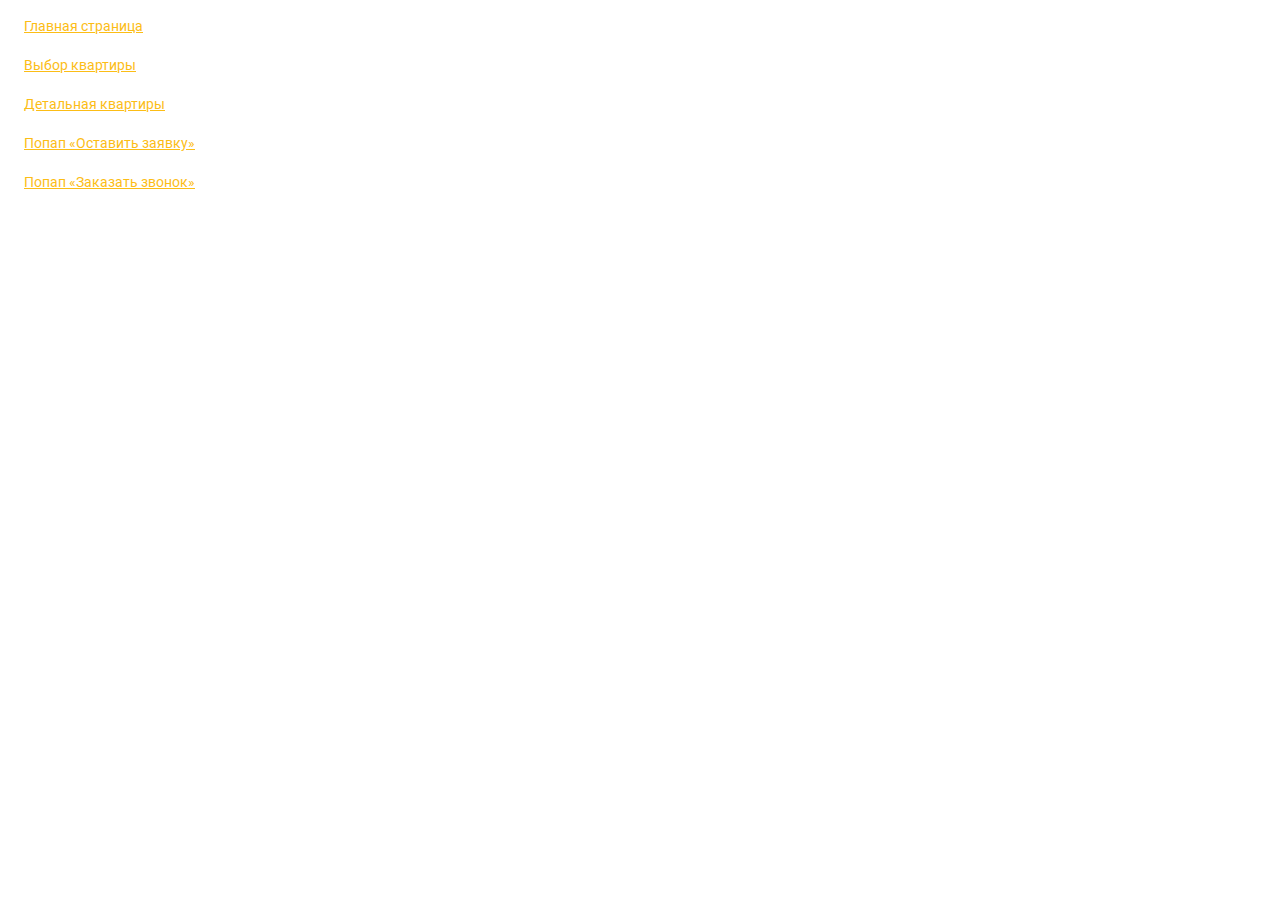
<file: index.html>
<!DOCTYPE html>
<html lang="ru">
    <head>
        <meta charset="utf-8">
        <title>Жилой комплекс «Рассвет»</title>

        <link rel="stylesheet" href="css/fonts.css">
        <link rel="stylesheet" href="css/styles.css">
        <link rel="stylesheet" href="js/swiper/swiper-bundle.min.css">
        <link rel="stylesheet" href="js/fancybox/fancybox.css">

        <link rel="apple-touch-icon-precomposed" sizes="57x57" href="apple-touch-icon-57x57.png">
        <link rel="apple-touch-icon-precomposed" sizes="114x114" href="apple-touch-icon-114x114.png">
        <link rel="apple-touch-icon-precomposed" sizes="72x72" href="apple-touch-icon-72x72.png">
        <link rel="apple-touch-icon-precomposed" sizes="144x144" href="apple-touch-icon-144x144.png">
        <link rel="apple-touch-icon-precomposed" sizes="60x60" href="apple-touch-icon-60x60.png">
        <link rel="apple-touch-icon-precomposed" sizes="120x120" href="apple-touch-icon-120x120.png">
        <link rel="apple-touch-icon-precomposed" sizes="76x76" href="apple-touch-icon-76x76.png">
        <link rel="apple-touch-icon-precomposed" sizes="152x152" href="apple-touch-icon-152x152.png">
        <link rel="icon" type="image/png" href="favicon-196x196.png" sizes="196x196">
        <link rel="icon" type="image/png" href="favicon-96x96.png" sizes="96x96">
        <link rel="icon" type="image/png" href="favicon-32x32.png" sizes="32x32">
        <link rel="icon" type="image/png" href="favicon-16x16.png" sizes="16x16">
        <link rel="icon" type="image/png" href="favicon-128.png" sizes="128x128">
        <meta name="application-name" content="Жилой комплекс «Рассвет»">
        <meta name="msapplication-TileColor" content="#FCBD16">
        <meta name="msapplication-TileImage" content="mstile-144x144.png">
        <meta name="msapplication-square70x70logo" content="mstile-70x70.png">
        <meta name="msapplication-square150x150logo" content="mstile-150x150.png">
        <meta name="msapplication-wide310x150logo" content="mstile-310x150.png">
        <meta name="msapplication-square310x310logo" content="mstile-310x310.png">

        <meta name="viewport" content="width=device-width">
    </head>

    <body>

        <!-- wrapper -->
        <div class="wrapper">

            <!-- wrapper inner -->
            <div class="wrapper-inner">

                <div class="container">
                    <p><a href="main.html">Главная страница</a></p>
                    <p><a href="select.html">Выбор квартиры</a></p>
                    <p><a href="detail.html">Детальная квартиры</a></p>
                    <p><a href="windows/order.html" class="window-link">Попап «Оставить заявку»</a></p>
                    <p><a href="windows/callback.html" class="window-link">Попап «Заказать звонок»</a></p>
                </div>

            </div>
            <!-- wrapper inner END -->

        </div>
        <!-- wrapper END -->

        <script>
            var pathTemplate = './';
        </script>

        <script src="js/svg4everybody.min.js"></script>
        <script>svg4everybody();</script>

        <script src="js/jquery-3.4.1.min.js"></script>
        <script src="js/jquery.mask.min.js"></script>
        <script src="js/validation/jquery.validate.min.js"></script>
        <script src="js/validation/messages_ru.js"></script>
        <script src="js/swiper/swiper-bundle.min.js"></script>
        <script src="js/fancybox/fancybox.umd.js"></script>
        <script src="js/jquery.cookie.js"></script>
        <script src="js/tools.js"></script>

    </body>
</html>
</file>
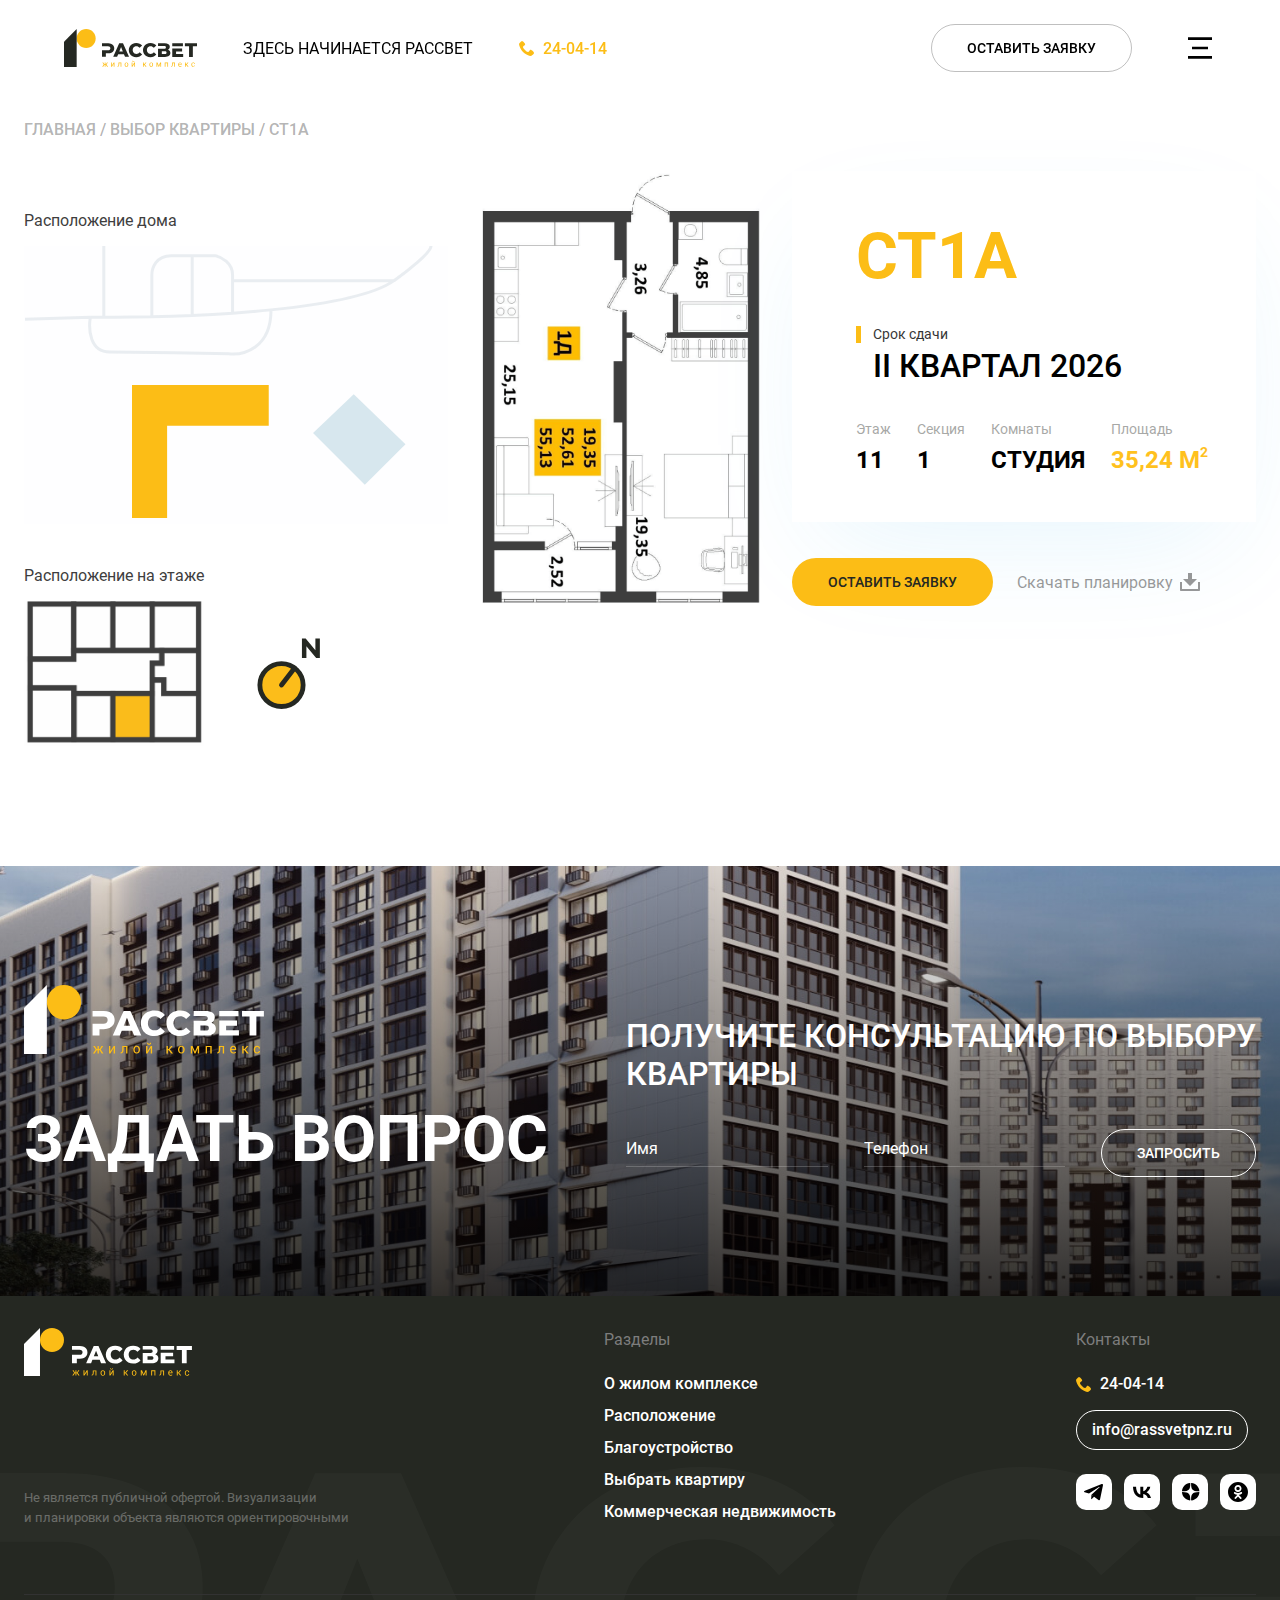
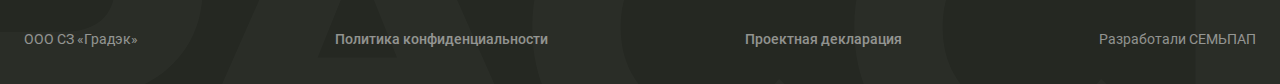
<file: detail.html>
<!DOCTYPE html>
<html lang="ru">
    <head>
        <meta charset="utf-8">
        <title>Жилой комплекс «Рассвет»</title>

        <link rel="stylesheet" href="css/fonts.css">
        <link rel="stylesheet" href="css/styles.css">
        <link rel="stylesheet" href="js/swiper/swiper-bundle.min.css">
        <link rel="stylesheet" href="js/fancybox/fancybox.css">

        <link rel="apple-touch-icon-precomposed" sizes="57x57" href="apple-touch-icon-57x57.png">
        <link rel="apple-touch-icon-precomposed" sizes="114x114" href="apple-touch-icon-114x114.png">
        <link rel="apple-touch-icon-precomposed" sizes="72x72" href="apple-touch-icon-72x72.png">
        <link rel="apple-touch-icon-precomposed" sizes="144x144" href="apple-touch-icon-144x144.png">
        <link rel="apple-touch-icon-precomposed" sizes="60x60" href="apple-touch-icon-60x60.png">
        <link rel="apple-touch-icon-precomposed" sizes="120x120" href="apple-touch-icon-120x120.png">
        <link rel="apple-touch-icon-precomposed" sizes="76x76" href="apple-touch-icon-76x76.png">
        <link rel="apple-touch-icon-precomposed" sizes="152x152" href="apple-touch-icon-152x152.png">
        <link rel="icon" type="image/png" href="favicon-196x196.png" sizes="196x196">
        <link rel="icon" type="image/png" href="favicon-96x96.png" sizes="96x96">
        <link rel="icon" type="image/png" href="favicon-32x32.png" sizes="32x32">
        <link rel="icon" type="image/png" href="favicon-16x16.png" sizes="16x16">
        <link rel="icon" type="image/png" href="favicon-128.png" sizes="128x128">
        <meta name="application-name" content="Жилой комплекс «Рассвет»">
        <meta name="msapplication-TileColor" content="#FCBD16">
        <meta name="msapplication-TileImage" content="mstile-144x144.png">
        <meta name="msapplication-square70x70logo" content="mstile-70x70.png">
        <meta name="msapplication-square150x150logo" content="mstile-150x150.png">
        <meta name="msapplication-wide310x150logo" content="mstile-310x150.png">
        <meta name="msapplication-square310x310logo" content="mstile-310x310.png">

        <meta name="viewport" content="width=device-width">
    </head>

    <body>

        <!-- wrapper -->
        <div class="wrapper">

            <!-- wrapper inner -->
            <div class="wrapper-inner">

                <header class="header-detail">
                    <div class="header-logo"><a href="main.html"><img src="images/logo.svg" alt=""><img src="images/logo-black.svg" alt=""></a></div>
                    <div class="header-title">Здесь начинается рассвет</div>
                    <div class="header-phone"><a href="tel:+78412240414"><svg><use xlink:href="images/sprite.svg#icon-phone"></use></svg>24-04-14</a></div>
                    <div class="header-order"><a href="windows/order.html" class="window-link">Оставить заявку</a></div>
                    <a href="#" class="header-menu-link"><svg><use xlink:href="images/sprite.svg#header-menu-link"></use></svg></a>
                </header>

                <div class="menu">
                    <div class="menu-header">
                        <div class="menu-header-logo"><a href="main.html"><img src="images/logo-black.svg" alt=""></a></div>
                        <div class="menu-header-title">Здесь начинается рассвет</div>
                        <div class="menu-header-phone"><a href="tel:+78412240414"><svg><use xlink:href="images/sprite.svg#icon-phone"></use></svg>24-04-14</a></div>
                        <div class="menu-header-order"><a href="windows/order.html" class="window-link">Оставить заявку</a></div>
                        <a href="#" class="header-menu-close">Закрыть<svg><use xlink:href="images/sprite.svg#header-menu-close"></use></svg></a>
                    </div>
                    <div class="menu-container">
                        <div class="menu-content">
                            <div class="container">
                                <div class="menu-list">
                                    <div class="menu-item">
                                        <a href="main.html#about">
                                            <div class="menu-item-number">Глава 1</div>
                                            <div class="menu-item-title">О жилом комплексе</div>
                                        </a>
                                    </div>
                                    <div class="menu-item">
                                        <a href="main.html#location">
                                            <div class="menu-item-number">Глава 2</div>
                                            <div class="menu-item-title">Расположение</div>
                                        </a>
                                    </div>
                                    <div class="menu-item">
                                        <a href="main.html#landscaping">
                                            <div class="menu-item-number">Глава 3</div>
                                            <div class="menu-item-title">Благоустройство</div>
                                        </a>
                                    </div>
                                    <div class="menu-item">
                                        <a href="select.html">
                                            <div class="menu-item-number">Глава 4</div>
                                            <div class="menu-item-title">Выбрать квартиру</div>
                                        </a>
                                    </div>
                                    <div class="menu-item">
                                        <a href="main.html#commercial">
                                            <div class="menu-item-number">Глава 5</div>
                                            <div class="menu-item-title">Коммерческая недвижимость</div>
                                        </a>
                                    </div>
                                </div>
                                <div class="menu-contacts">
                                    <div class="menu-contacts-title">Контакты</div>
                                    <div class="menu-contacts-phone"><a href="tel:+78412240414"><svg><use xlink:href="images/sprite.svg#icon-phone"></use></svg>24-04-14</a></div>
                                    <div class="menu-contacts-email"><a href="mailto:info@rassvetpnz.ru">info@rassvetpnz.ru</a></div>
                                    <div class="menu-contacts-social">
                                        <a href="https://t.me/rassvetpnz" target="_blank"><svg><use xlink:href="images/sprite.svg#telegram"></use></svg></a>
                                        <a href="https://vk.com/rassvetpenza" target="_blank"><svg><use xlink:href="images/sprite.svg#vk"></use></svg></a>
                                        <a href="https://dzen.ru/rassvetpnz" target="_blank"><svg><use xlink:href="images/sprite.svg#dzen"></use></svg></a>
                                        <a href="https://ok.ru/group/70000004512547" target="_blank"><svg><use xlink:href="images/sprite.svg#ok"></use></svg></a>
                                    </div>
                                </div>
                            </div>
                        </div>
                    </div>
                </div>

                <!-- detail -->
                <div class="detail">
                    <div class="container">
                        <div class="breadcrumbs"><a href="main.html">Главная</a> / <a href="select.html">Выбор квартиры</a> / ст1а</div>

                        <!-- detail content -->
                        <div class="detail-content">
                            <div class="detail-scheme"><a href="files/detail-scheme.png" data-fancybox><img src="files/detail-scheme.png" alt=""></a></div>

                            <div class="detail-info">
                                <div class="detail-info-content">
                                    <div class="detail-info-title">Ст1А</div>
                                    <div class="detail-info-deadline">
                                        <div class="detail-info-deadline-title">Срок сдачи</div>
                                        <div class="detail-info-deadline-value">II квартал 2026</div>
                                    </div>
                                    <div class="detail-info-params">
                                        <div class="detail-info-param">
                                            <div class="detail-info-param-title">Этаж</div>
                                            <div class="detail-info-param-value">11</div>
                                        </div>
                                        <div class="detail-info-param">
                                            <div class="detail-info-param-title">Секция</div>
                                            <div class="detail-info-param-value">1</div>
                                        </div>
                                        <div class="detail-info-param">
                                            <div class="detail-info-param-title">Комнаты</div>
                                            <div class="detail-info-param-value">Студия</div>
                                        </div>
                                        <div class="detail-info-param size">
                                            <div class="detail-info-param-title">Площадь</div>
                                            <div class="detail-info-param-value">35,24 м<sup>2</sup></div>
                                        </div>
                                    </div>
                                </div>
                                <div class="detail-info-ctrl">
                                    <div class="detail-info-btn"><a href="windows/order.html" data-hiddenname="flat" data-hiddenvalue="Ст1А" class="btn window-link">Оставить заявку</a></div>
                                    <div class="detail-info-download"><a href="#" download>Скачать планировку<svg><use xlink:href="images/sprite.svg#icon-download-2"></use></svg></a></div>
                                </div>
                            </div>

                            <div class="detail-location">
                                <div class="detail-location-title-mobile">Расположение</div>
                                <div class="detail-location-title">Расположение дома</div>
                                <div class="detail-location-build">
                                    <svg viewBox="0 0 424 278" fill="none" xmlns="http://www.w3.org/2000/svg">
                                        <path opacity="0.3" d="M1 73.153L66.3438 71.2279M66.3438 71.2279H79.7969M66.3438 71.2279C64.4219 82.7784 65.575 105.879 85.5625 105.879C105.55 105.879 173.328 107.163 204.719 107.804C218.812 109.324 247 102.666 247 63.8811M79.7969 71.2279C93.4853 71.3394 109.876 71.2379 127.844 70.8325M79.7969 71.2279V0M370 34.6514C349.568 49.2698 300.912 58.3956 247 63.8811M370 34.6514H208.562M370 34.6514C382.333 25.9343 407 6.8 407 0M247 63.8811C234.377 65.1655 221.467 66.2503 208.562 67.1593M127.844 70.8325V28.8762C127.844 22.4593 131.688 9.6254 147.062 9.6254H168.203M127.844 70.8325C140.634 70.5439 154.222 70.1014 168.203 69.4721M168.203 9.6254H191.266C197.031 10.9088 208.562 16.5557 208.562 28.8762C208.562 30.6888 208.562 32.6317 208.562 34.6514M168.203 9.6254V69.4721M208.562 67.1593C208.562 60.654 208.562 46.36 208.562 34.6514M208.562 67.1593C194.988 68.1156 181.42 68.8773 168.203 69.4721" stroke="#B9C8D0" stroke-width="3" />
                                        <g class="detail-location-build-item active">
                                            <path d="M244.739 139L244.739 179.652L143.109 179.652L143.109 272.043L108 272.043L108 139L244.739 139Z" />
                                        </g>
                                        <g class="detail-location-build-item">
                                            <path d="M289.087 187.044L329.739 148.239L381.478 198.131L340.826 238.783L289.087 187.044Z" />
                                        </g>
                                    </svg>
                                </div>
                                <div class="detail-location-title">Расположение на этаже</div>
                                <div class="detail-location-floor">
                                    <div class="detail-location-floor-scheme"><img src="files/detail-floor.png" alt=""></div>
                                    <div class="detail-location-floor-compass"><img src="files/detail-compass.svg" alt=""></div>
                                </div>
                            </div>
                        </div>
                        <!-- detail content END -->

                    </div>
                </div>
                <!-- detail END -->

                <div class="main-commercial main-commercial-detail">
                    <div class="container">
                        <div class="main-commercial-inner">
                            <div class="main-commercial-content">
                                <div class="main-commercial-logo"><img src="images/logo.svg" alt=""></div>
                                <div class="main-commercial-title">Задать вопрос</div>
                            </div>
                            <div class="main-commercial-form">
                                <div class="main-commercial-form-title">Получите консультацию по&nbsp;выбору квартиры</div>
                                <form action="ajax/success.html" method="post" class="ajax-form">
                                    <div class="main-commercial-form-input"><input type="text" name="name" value="" placeholder="Имя"></div>
                                    <div class="main-commercial-form-input"><input type="text" name="phone" value="" placeholder="Телефон" class="required phoneRU"></div>
                                    <div class="main-commercial-form-submit"><input type="submit" value="Запросить"></div>
                                </form>
                            </div>
                        </div>
                    </div>
                </div>

            </div>
            <!-- wrapper inner END -->

            <footer>
                <div class="container">
                    <div class="footer-top">
                        <div class="footer-top-left">
                            <div class="footer-logo"><img src="images/logo.svg" alt=""></div>
                            <div class="footer-disclaimer">Не&nbsp;является публичной офертой. Визуализации и&nbsp;планировки объекта являются ориентировочными</div>
                        </div>
                        <div class="footer-menu">
                            <div class="footer-menu-title">Разделы</div>
                            <div class="footer-menu-list">
                                <div class="footer-menu-item"><a href="#">О жилом комплексе</a></div>
                                <div class="footer-menu-item"><a href="#">Расположение</a></div>
                                <div class="footer-menu-item"><a href="#">Благоустройство</a></div>
                                <div class="footer-menu-item"><a href="#">Выбрать квартиру</a></div>
                                <div class="footer-menu-item"><a href="#">Коммерческая недвижимость</a></div>
                            </div>
                        </div>
                        <div class="footer-contacts">
                            <div class="footer-contacts-title">Контакты</div>
                            <div class="footer-contacts-phone"><a href="tel:+78412240414"><svg><use xlink:href="images/sprite.svg#icon-phone"></use></svg>24-04-14</a></div>
                            <div class="footer-contacts-email"><a href="mailto:info@rassvetpnz.ru">info@rassvetpnz.ru</a></div>
                            <div class="footer-contacts-social">
                                <a href="https://t.me/rassvetpnz" target="_blank"><svg><use xlink:href="images/sprite.svg#telegram"></use></svg></a>
                                <a href="https://vk.com/rassvetpenza" target="_blank"><svg><use xlink:href="images/sprite.svg#vk"></use></svg></a>
                                <a href="https://dzen.ru/rassvetpnz" target="_blank"><svg><use xlink:href="images/sprite.svg#dzen"></use></svg></a>
                                <a href="https://ok.ru/group/70000004512547" target="_blank"><svg><use xlink:href="images/sprite.svg#ok"></use></svg></a>
                            </div>
                        </div>
                    </div>
                    <div class="footer-bottom">
                        <div class="footer-copyrights">ООО СЗ&nbsp;&laquo;Градэк&raquo;</div>
                        <div class="footer-policy"><a href="#">Политика конфиденциальности</a></div>
                        <div class="footer-project"><a href="https://наш.дом.рф/сервисы/каталог-новостроек/объект/55627" target="_blank">Проектная декларация</a></div>
                        <div class="footer-developer"><a href="https://7pap.ru" target="_blank">Разработали СЕМЬПАП</a></div>
                    </div>
                </div>
            </footer>

        </div>
        <!-- wrapper END -->

        <script>
            var pathTemplate = './';
        </script>

        <script src="js/svg4everybody.min.js"></script>
        <script>svg4everybody();</script>

        <script src="js/jquery-3.4.1.min.js"></script>
        <script src="js/jquery.mask.min.js"></script>
        <script src="js/validation/jquery.validate.min.js"></script>
        <script src="js/validation/messages_ru.js"></script>
        <script src="js/swiper/swiper-bundle.min.js"></script>
        <script src="js/fancybox/fancybox.umd.js"></script>
        <script src="js/jquery.cookie.js"></script>
        <script src="js/tools.js"></script>

    </body>
</html>
</file>
<file: css/fonts.css>
@font-face {font-family:"Roboto"; src:url("fonts/Roboto-Regular.woff") format("woff"); font-weight:normal; font-style:normal; font-display:swap}
@font-face {font-family:"Roboto"; src:url("fonts/Roboto-Medium.woff") format("woff"); font-weight:500; font-style:normal; font-display:swap}
@font-face {font-family:"Roboto"; src:url("fonts/Roboto-Bold.woff") format("woff"); font-weight:bold; font-style:normal; font-display:swap}
</file>
<file: css/styles.css>
*,
*::before,
*::after {outline:none; box-sizing:border-box}

html {min-width:390px; height:100%}

body {min-width:390px; height:100%; margin:0; padding:0; font:14px/25px Roboto, sans-serif; color:#252822; background:#FFFFFF; -webkit-text-size-adjust:100%; -webkit-font-smoothing:antialiased; -moz-osx-font-smoothing:grayscale; overflow-anchor:none}

a {color:#FCBD16; text-decoration:underline}
a:hover {text-decoration:none}

img {border:none; max-width:100%; height:auto}

::-ms-clear {display:none}

.btn {display:inline-block; vertical-align:top; margin:0; padding:16px 36px; overflow:visible; outline:none; position:relative; background:#FCBD16; border:none; border-radius:24px; color:#252822; text-decoration:none; font:500 14px/16px Roboto, sans-serif; text-transform:uppercase; -webkit-appearance:none; cursor:pointer; box-sizing:border-box; transition:background 0.2s, color 0.2s; text-align:center}
.btn:hover {color:#FFFFFF; background:#252822}

form.loading {position:relative}
form.loading::after {content:""; position:absolute; left:0; top:0; right:0; bottom:0; background:rgba(255, 255, 255, 0.5) url(../images/loading.svg) no-repeat center}

.form-input {width:100%}
.form-input input {position:relative; border:none; border-bottom:1px solid rgba(0, 0, 0, 0.2); font:16px/19px Roboto, sans-serif; letter-spacing:0; color:#000000; vertical-align:top; margin:0; padding:0 0 8px 0; width:100%; height:28px; box-sizing:border-box; outline:none; border-radius:0; background:transparent; -webkit-appearance:none; transition:border-color 0.2s}
.form-input input::-webkit-input-placeholder {opacity:1; color:#000000}
.form-input input::-moz-placeholder {opacity:1; color:#000000}
.form-input input:-ms-input-placeholder {opacity:1; color:#000000}
label.error {display:none !important}
.form-input input:focus,
.form-input input:hover {border-color:#000000}
.form-input input.error {border-color:#FF0000}
.form-input input:-webkit-autofill,
.form-input input:-webkit-autofill:active,
.form-input input:-webkit-autofill:focus,
.form-input input:-webkit-autofill:hover {-webkit-text-fill-color:#000000; caret-color:#000000; -webkit-transition:background-color 999999s ease-in-out 0s; transition:background-color 999999s ease-in-out 0s}

.form-submit {margin:36px 0 0 0}

.container {width:100%; max-width:1488px; margin:0 auto; padding:0 24px}

.wrapper {display:flex; flex-direction:column; width:100%; min-width:390px; min-height:100%; position:relative; overflow:hidden}
.wrapper-inner {height:100%; flex:1; display:flex; position:relative; flex-direction:column}

header {position:fixed; left:64px; right:64px; top:24px; display:flex; align-items:center; z-index:20; transition:transform 0.2s}
header.header-up {transform:translateY(-200%)}
.header-logo {min-width:133px; max-width:133px}
.header-logo img {display:block; width:133px}
.header-logo img:nth-child(2) {display:none}
.header-title {margin:0 0 0 46px; font-size:16px; line-height:19px; color:#FFFFFF; text-transform:uppercase}
.header-phone {margin:0 0 0 46px; display:flex; font-weight:500; font-size:16px; line-height:19px; color:#FCBD16}
.header-phone a {display:flex; align-items:center; text-decoration:none}
.header-phone a svg {display:block; width:16px; height:16px; margin:0 8px 0 0; fill:#FCBD16}
.header-order {display:flex; flex-grow:1; justify-content:flex-end; margin:0 52px}
.header-order a {display:block; padding:15px 35px; border:1px solid rgba(255, 255, 255, 0.25); border-radius:24px; color:#FFFFFF; font-weight:500; font-size:14px; line-height:16px; text-transform:uppercase; text-decoration:none; transition:background 0.2s, color 0.2s, border-color 0.2s}
.header-order a:hover {color:#252822; background:#FFFFFF; border-color:#FFFFFF}
.header-menu-link {min-width:32px; max-width:32px; height:32px}
.header-menu-link svg {display:block; width:32px; height:32px; fill:#FFFFFF; transition:fill 0.2s}
.header-menu-link:hover svg {fill:#FCBD16}

@media (max-width:1199px) {
    header {left:24px; top:38px; right:24px}
    .header-title {margin:0; position:absolute; left:0; top:121px; width:170px}
    .header-phone {margin:0 0 0 43px; flex-grow:1}
    .header-order {display:none}
    header.header-up .header-title {display:none}
}

header.fixed .header-logo img:nth-child(1) {display:none}
header.fixed .header-logo img:nth-child(2) {display:block}
header.fixed .header-title {color:#000000}
header.fixed .header-order a {border:1px solid rgba(0, 0, 0, 0.25); color:#000000}
header.fixed .header-order a:hover {color:#FFFFFF; background:#000000; border-color:#000000}
header.fixed .header-menu-link svg {fill:#000000}
header.fixed .header-menu-link:hover svg {fill:#FCBD16}

@media (max-width:1199px) {
    header.fixed .header-title {display:none}
}

.header-detail .header-logo img:nth-child(1) {display:none}
.header-detail .header-logo img:nth-child(2) {display:block}
.header-detail .header-title {color:#000000}
.header-detail .header-order a {border:1px solid rgba(0, 0, 0, 0.25); color:#000000}
.header-detail .header-order a:hover {color:#FFFFFF; background:#000000; border-color:#000000}
.header-detail .header-menu-link svg {fill:#000000}
.header-detail .header-menu-link:hover svg {fill:#FCBD16}

@media (max-width:1199px) {
    .header-detail .header-title {display:none}
}

.menu-open,
.menu-open body {overflow:hidden; position:fixed; left:0; top:0; right:0; bottom:0}

.menu {display:none; position:fixed; left:0; top:0; right:0; bottom:0; background:#FFFFFF; z-index:99; overflow:auto; flex-direction:column}
.menu-open .menu {display:flex}
.menu-header {padding:24px 64px; display:flex; align-items:center}
.menu-header-logo {min-width:133px; max-width:133px}
.menu-header-logo img {display:block; width:133px}
.menu-header-title {margin:0 0 0 46px; font-size:16px; line-height:19px; color:#252822; text-transform:uppercase}
.menu-header-phone {margin:0 0 0 46px; display:flex; font-weight:500; font-size:16px; line-height:19px; color:#FCBD16}
.menu-header-phone a {display:flex; align-items:center; text-decoration:none}
.menu-header-phone a svg {display:block; width:16px; height:16px; margin:0 8px 0 0; fill:#FCBD16}
.menu-header-order {display:flex; flex-grow:1; justify-content:flex-end; margin:0 48px}
.menu-header-order a {display:block; padding:15px 35px; border:1px solid rgba(37, 40, 34, 0.25); border-radius:24px; color:#252822; font-weight:500; font-size:14px; line-height:16px; text-transform:uppercase; text-decoration:none; transition:background 0.2s, color 0.2s, border-color 0.2s}
.menu-header-order a:hover {color:#FFFFFF; background:#252822; border-color:#252822}
.header-menu-close {height:32px; display:flex; align-items:center; font-weight:500; font-size:14px; line-height:16px; text-transform:uppercase; color:#252822; text-decoration:none; transition:color 0.2s}
.header-menu-close:hover {color:#FCBD16}
.header-menu-close svg {display:block; width:32px; height:32px; fill:#252822; margin:0 0 0 12px; transition:fill 0.2s}
.header-menu-close:hover svg {fill:#FCBD16}

@media (max-width:1199px) {
    .menu-open .menu {display:block}
    .menu-header {padding:38px 24px 92px 24px; position:relative}
    .menu-header-logo {flex-grow:1; min-width:0; max-width:none}
    .menu-header-title {display:none}
    .menu-header-phone {position:absolute; left:24px; top:101px; margin:0}
    .menu-header-order {display:none}
}

.menu-container {width:100%; padding:0 0 96px 0; flex-grow:1; display:flex; align-items:center}
.menu-content {width:100%}
.menu-item {display:flex; margin:48px 0 0 0}
.menu-item:first-child {margin:0}
.menu-item a {display:flex; align-items:center; text-decoration:none; color:#252822; transition:color 0.2s}
.menu-item a:hover {color:#FCBD16}
.menu-item-number {font-size:16px; line-height:19px; opacity:0.8; margin:0 41px 0 0}
.menu-item-title {font-weight:500; font-size:64px; line-height:64px}
.menu-contacts {display:none}

@media (max-width:1199px) {
    .menu-container {width:auto; padding:0; display:block}
    .menu-content {width:auto}
    .menu-item {display:block}
    .menu-item a {display:block}
    .menu-item-number {margin:0}
    .menu-item-title {margin:8px 0 0 0; font-size:32px; line-height:32px}
    .menu-contacts {display:block; padding:64px 0 48px 0}
    .menu-contacts-title {font-size:16px; line-height:24px; color:#7D7D7D}
    .menu-contacts-phone {margin:24px 0 0 0; display:flex; font-weight:500; font-size:24px; line-height:24px; color:#000000}
    .menu-contacts-phone a {display:flex; align-items:center; text-decoration:none; color:#000000}
    .menu-contacts-phone a svg {display:block; width:24px; height:24px; margin:0 8px 0 0; fill:#FCBD16}
    .menu-contacts-email {margin:24px 0 0 0; display:flex}
    .menu-contacts-email a {display:block; padding:17px 31px; border:1px solid #000000; border-radius:30px; color:#000000; font-weight:500; font-size:24px; line-height:24px; text-decoration:none}
    .menu-contacts-social {margin:24px 0 0 0; display:flex}
    .menu-contacts-social a {display:block; width:48px; height:48px; margin:0 0 0 16px; background:#000000; border-radius:10px}
    .menu-contacts-social a:first-child {margin:0}
    .menu-contacts-social a svg {display:block; width:48px; height:48px; fill:#FFFFFF}
}

.welcome {height:843px; position:relative; background:#000000 url(../images/welcome.jpg) no-repeat center; background-size:cover; box-shadow:0px 0px 99px 18px rgba(0, 0, 0, 0.15)}
.welcome-content {padding:235px 0 0 72px}
.welcome-title {max-width:700px; font-weight:500; font-size:48px; line-height:56px; color:#FFFFFF; text-transform:uppercase}
.welcome-inner {display:flex; align-items:center; margin:94px 0 0 0}
.welcome-btn {white-space:nowrap}
.welcome-order {display:none}
.welcome-info {margin:0 0 0 86px; white-space:nowrap; padding:0 0 0 17px; position:relative}
.welcome-info::before {content:""; position:absolute; left:0; top:0; width:5px; height:17px; background:#FCBD16}
.welcome-info-title {font-size:14px; line-height:16px; color:#FFFFFF; opacity:0.8}
.welcome-info-text {margin:5px 0 0 0; font-weight:500; font-size:32px; line-height:38px; color:#FFFFFF; text-transform:uppercase}

@media (max-width:1199px) {
    .welcome-content {padding:221px 0 0 0}
    .welcome-title {font-size:32px; line-height:38px; max-width:none}
    .welcome-inner {display:block; margin:36px 0 0 0}
    .welcome-order {display:block; margin:12px 0 64px 0}
    .welcome-order a {display:inline-block; vertical-align:top; padding:15px 35px; border:1px solid rgba(255, 255, 255, 0.25); border-radius:24px; color:#FFFFFF; font-weight:500; font-size:14px; line-height:16px; text-transform:uppercase; text-decoration:none; transition:background 0.2s, color 0.2s, border-color 0.2s}
    .welcome-info {margin:32px 0 0 0}
}

.main-start {position:relative; margin:-194px 0 0 0; background:url(../images/main-start.svg) no-repeat left 539px}

@media (max-width:1199px) {
    .main-start {margin:0; background:none}
}

.presentation {background:#FFFFFF; box-shadow:0px 43px 120px -32px rgba(42, 171, 238, 0.12); display:flex}
.presentation-container {display:flex; width:100%; justify-content:center; padding:64px 0 56px 20px}
.presentation-content {display:flex; flex-direction:column; min-width:530px; max-width:530px; height:100%}
.presentation-header {display:flex; align-items:flex-end}
.presentation-logo {min-width:133px; max-width:133px}
.presentation-logo img {display:block; width:133px}
.presentation-slogan {margin:0 0 2px 36px; font-size:16px; line-height:19px; text-transform:uppercase}
.presentation-text {height:100%; display:flex; flex-direction:column; justify-content:center}
.presentation-title {font-weight:bold; font-size:48px; line-height:56px; text-transform:uppercase}
.presentation-descr {margin:32px 0 0 0}
.presentation-link {display:flex}
.presentation-link a {display:flex; align-items:center; text-decoration:none; color:#252822; font-weight:500; font-size:14px; line-height:16px; text-transform:uppercase; transition:color 0.2s}
.presentation-link a:hover {color:#FCBD16}
.presentation-link a span {opacity:0.5; font-weight:normal; margin:0 0 0 8px}
.presentation-link a em {position:relative; width:32px; height:32px; margin:0 0 0 8px; display:block}
.presentation-link a svg {width:32px; height:32px; fill:#FCBD16}
.presentation-link a svg+svg {position:absolute; left:0; top:0}
.presentation-link a:hover svg {animation:bounce 0.5s}
.presentation-link a:hover svg+svg {animation:none}
@keyframes bounce {
    0%, 20%, 60%, 100% {transform:translateY(0)}
    40% {transform:translateY(-10px)}
    80% {transform:translateY(-5px)}
}
.presentation-photo {min-width:651px; max-width:651px}
.presentation-photo-slider {display:flex; position:relative; overflow:hidden}
.presentation-photo-slider-item {min-width:100%; max-width:100%}
.presentation-photo-slider-item-inner {height:655px; background:no-repeat center; background-size:cover}
.presentation-photo-slider-ctrl {position:absolute; right:32px; bottom:32px; display:flex; align-items:center}
.presentation-photo-slider-ctrl .swiper-button-prev,
.presentation-photo-slider-ctrl .swiper-button-next {position:relative; left:auto; top:auto; right:auto; bottom:auto; width:24px; height:24px; margin:0}
.presentation-photo-slider-ctrl .swiper-button-prev::after,
.presentation-photo-slider-ctrl .swiper-button-next::after {display:none}
.presentation-photo-slider-ctrl .swiper-button-prev svg,
.presentation-photo-slider-ctrl .swiper-button-next svg {display:block; width:24px; height:24px; fill:#FCBD16}
.presentation-photo-slider-ctrl .swiper-pagination.swiper-pagination-horizontal {display:flex; position:relative; margin:0 12px; width:auto; left:auto; top:auto; right:auto; bottom:auto; align-items:center}
.presentation-photo-slider-ctrl .swiper-pagination.swiper-pagination-horizontal .swiper-pagination-bullet {display:block; width:32px; height:4px; background:#F8E2A1; opacity:0.5; margin:0 0 0 8px; transition:width 0.2s, opacity 0.2s, background 0.2s; border-radius:0}
.presentation-photo-slider-ctrl .swiper-pagination.swiper-pagination-horizontal .swiper-pagination-bullet:first-child {margin:0}
.presentation-photo-slider-ctrl .swiper-pagination.swiper-pagination-horizontal .swiper-pagination-bullet-active {opacity:1; width:117px; background:#FCBD16}

@media (max-width:1199px) {
    .presentation {background:none; box-shadow:none; display:block}
    .presentation-container {display:block; padding:64px 0}
    .presentation-content {display:block; min-width:0; max-width:none; height:auto}
    .presentation-header {justify-content:space-between; align-items:center}
    .presentation-slogan {margin:0; width:167px}
    .presentation-text {height:auto; margin:64px 0 0 0}
    .presentation-title {font-size:36px; line-height:42px}
    .presentation-descr {margin:24px 0 0 0}
    .presentation-link {margin:48px 0 0 0}
    .presentation-photo {min-width:0; max-width:none; margin:0 -24px}
    .presentation-photo-slider-item-inner {height:393px}
    .presentation-photo-slider-ctrl {right:24px; bottom:24px; left:24px; justify-content:center}
    .presentation-photo-slider-ctrl .swiper-button-prev,
    .presentation-photo-slider-ctrl .swiper-button-next {display:none}
    .presentation-photo-slider-ctrl .swiper-pagination.swiper-pagination-horizontal {margin:0}
    .presentation-photo-slider-ctrl .swiper-pagination.swiper-pagination-horizontal .swiper-pagination-bullet {width:10px; height:10px; background:#FFFFFF; margin:0 0 0 10px; transition:opacity 0.2s, background 0.2s; border-radius:50%}
    .presentation-photo-slider-ctrl .swiper-pagination.swiper-pagination-horizontal .swiper-pagination-bullet:first-child {margin:0}
    .presentation-photo-slider-ctrl .swiper-pagination.swiper-pagination-horizontal .swiper-pagination-bullet-active {width:10px; background:#FCBD16}
}

.location-wrapper {margin:80px 0 0 0; position:relative}
.location-map {position:relative; overflow:hidden; height:775px; box-shadow:0px 43px 120px -32px rgba(42, 171, 238, 0.12); -webkit-user-select:none; -moz-user-select:none; -ms-user-select:none; user-select:none}
.location-map-img {position:relative}
.location-map-img img {display:block; width:100%; pointer-events:none}
.location-zoom {position:absolute; right:38px; top:38px; display:flex}
.location-zoom a {margin:0 0 0 24px; width:52px; height:52px; display:flex; align-items:center; justify-content:center; background:#F8E2A1; border-radius:50%}
.location-zoom a:first-child {margin:0}
.location-zoom a svg {width:32px; height:32px; fill:#FCBD16; transition:fill 0.2s}
.location-zoom a:hover svg {fill:#252822}

@media (max-width:1487px) {
    .location-wrapper {width:1152px; margin:80px auto 0 auto}
    .location-map {width:1152px; height:620px}
}

@media (max-width:1199px) {
    .location-wrapper {margin:48px -24px 0 -24px; width:auto}
    .location-map {margin:0 auto; width:390px; height:450px}
    .location-map-img {width:836px}
    .location-zoom {right:auto; top:auto; bottom:36px; left:50%; left:50%; transform:translateX(-50%)}
}

.prefs {margin:124px 0 0 0}
.prefs-item {display:flex; align-items:center; margin:42px 0 0 0}
.prefs-item-photo {display:flex; justify-content:flex-end; min-width:50%; max-width:50%; padding:0 85px 0 0}
.prefs-item:nth-child(odd) .prefs-item-photo {order:1; justify-content:flex-start; padding:0 0 0 85px}
.prefs-item-photo img {display:block; max-width:none}
.prefs-item-content {min-width:50%; max-width:50%; padding:0 0 0 85px}
.prefs-item:nth-child(odd) .prefs-item-content {order:0; padding:0 85px 0 0}
.prefs-item-icon img {display:block; width:48px}
.prefs-item-title {margin:14px 0 0 0; font-weight:bold; font-size:48px; line-height:56px; text-transform:uppercase}
.prefs-item-text {margin:14px 0 0 0; opacity:0.8}

@media (max-width:1199px) {
    .prefs {margin:24px 0 0 0}
    .prefs-item {margin:48px 0 0 0; display:block}
    .prefs-item:first-child {margin:0}
    .prefs-item-photo {justify-content:center; min-width:0; max-width:none; padding:0; margin:0 -24px}
    .prefs-item:nth-child(odd) .prefs-item-photo {justify-content:center; padding:0}
    .prefs-item-photo img {height:330px}
    .prefs-item-content {min-width:0; max-width:none; padding:48px 0 0 0}
    .prefs-item:nth-child(odd) .prefs-item-content {padding:48px 0 0 0}
    .prefs-item-title {font-size:36px; line-height:42px}
}

.landscaping {margin:64px 0 0 0; position:relative; padding:0 0 58px 0}
.landscaping::before {content:""; position:absolute; left:0; bottom:0; right:0; height:216px; background:url(../images/main-start.svg) no-repeat left top}

@media (max-width:1199px) {
    .landscaping {padding:0}
    .landscaping::before {display:none}
}

.landscaping-header {display:flex; align-items:center; position:relative; height:527px; background:url(../images/landscaping-header.jpg) no-repeat center; background-size:cover}
.landscaping-header::before {content:""; position:absolute; left:0; top:0; bottom:0; right:0; background:linear-gradient(180deg, rgba(0, 0, 0, 0.00) 0%, rgba(0, 0, 0, 0.77) 100%)}
.landscaping-header-inner {position:relative; width:100%}
.landscaping-header-top {display:flex; align-items:center}
.landscaping-header-logo {min-width:241px; max-width:241px}
.landscaping-header-logo img {display:block; width:100%}
.landscaping-header-slogan {margin:0 0 0 36px; max-width:300px; font-weight:500; font-size:29px; line-height:34px; color:#FFFFFF; opacity:0.6; text-transform:uppercase}
.landscaping-header-title {margin:36px 0 0 0; font-weight:bold; font-size:70px; line-height:82px; color:#FFFFFF; text-transform:uppercase}

@media (max-width:1199px) {
    .landscaping-header {display:block; height:auto; background:none}
    .landscaping-header::before {display:none}
    .landscaping-header-top {display:none}
    .landscaping-header-title {margin:0; font-size:32px; line-height:38px; color:#252822}
}

.landscaping-list {margin:42px -6px 0 -6px; position:relative; padding:73% 0 0 0}
.landscaping-item {position:absolute}
@media (min-width:1200px) {
    .landscaping-item:nth-child(1) {left:0; top:0; width:21.55%; height:41.32%}
    .landscaping-item:nth-child(2) {left:21.55%; top:0; width:45.66%; height:41.32%}
    .landscaping-item:nth-child(3) {left:67.21%; top:0; width:32.79%; height:71.22%}
    .landscaping-item:nth-child(4) {left:0; top:41.32%; width:67.21%; height:29.9%}
    .landscaping-item:nth-child(5) {left:0; top:71.22%; width:100%; height:28.78%}
}
.landscaping-item-inner {position:absolute; left:6px; top:6px; right:6px; bottom:6px}
.landscaping-item-bg {position:absolute; left:0; top:0; right:0; bottom:0; background:no-repeat center; background-size:cover}
.landscaping-item-bg::before {content:""; position:absolute; left:0; top:0; right:0; bottom:0; background:linear-gradient(180deg, rgba(0, 0, 0, 0.00) 0%, rgba(0, 0, 0, 0.62) 100%); transition:opacity 0.2s}
@media (min-width:1200px) {
    .landscaping-item-inner:hover .landscaping-item-bg::before {opacity:0}
}
.landscaping-item-bg::after {content:""; position:absolute; left:0; top:0; right:0; bottom:0; background:rgba(0, 0, 0, 0.66); opacity:0; transition:opacity 0.2s}
.landscaping-item-inner:hover .landscaping-item-bg::after {opacity:1}
.landscaping-item-content {position:absolute; left:48px; top:48px; right:48px; bottom:48px; display:flex; flex-direction:column; justify-content:flex-end}
.landscaping-item-title {font-weight:500; font-size:30px; line-height:35px; text-transform:uppercase; color:#FFFFFF}
.landscaping-item-text {color:#FFFFFF; opacity:0.8; color:#FFFFFF; max-height:0; position:relative; overflow:hidden; transition:margin 0.2s, max-height 0.2s}
.landscaping-item-inner:hover .landscaping-item-text {margin:24px 0 0 0; max-height:100%}

@media (max-width:1199px) {
    .landscaping-list {margin:36px -24px 0 -24px; padding:0; overflow:auto; display:flex}
    .landscaping-list::-webkit-scrollbar-thumb {background:transparent; border-radius:0}
    .landscaping-list::-webkit-scrollbar {width:0; height:0; background:transparent}
    .landscaping-item {position:relative; min-width:333px; max-width:333px; padding:0 12px 0 0}
    .landscaping-item-inner {position:relative; left:auto; top:auto; right:auto; bottom:auto; height:500px}
    .landscaping-item-bg::before { background:linear-gradient(180deg, rgba(0, 0, 0, 0.00) -71.08%, rgba(0, 0, 0, 0.76) 112.5%); opacity:1}
    .landscaping-item-bg::after {display:none}
    .landscaping-item-content {left:24px; right:24px}
    .landscaping-item-text {margin:24px 0 0 0; max-height:100%}
}

.main-select-header {background:#FCBD16; position:relative; padding:68px 0}
.main-select-header::before {content:""; position:absolute; left:0; top:0; right:0; bottom:0; background:url(../images/main-select-header.svg) no-repeat left center; mix-blend-mode:soft-light}
.main-select-header .container {position:relative}
.main-select-header-inner {display:flex; align-items:center; justify-content:space-between}
.main-select-header-logo {min-width:241px; max-width:241px}
.main-select-header-logo img {display:block; width:100%}
.main-select-header-title-descr {line-height:16px}
.main-select-header-title-text {margin:8px 0 0 0; font-weight:500; font-size:32px; line-height:38px; text-transform:uppercase}
.main-select-header-count {font-weight:500; font-size:32px; line-height:38px; text-transform:uppercase}

@media (max-width:1199px) {
    .main-select {margin:48px 0 0 0}
    .main-select-header {background:none; padding:0}
    .main-select-header::before {display:none}
    .main-select-header-inner {display:block}
    .main-select-header-logo {display:none}
    .main-select-header-title-descr {display:none}
    .main-select-header-title-text {margin:0}
    .main-select-header-count {margin:8px 0 0 0; font-weight:normal; font-size:14px; line-height:16px; opacity:0.4}
}

.main-select-menu {background:#FFFFFF; box-shadow:0px 25px 76px -28px rgba(42, 171, 238, 0.29)}
.main-select-menu-inner {display:flex}
.main-select-menu-item {display:flex; flex-grow:1; align-items:center; position:relative; justify-content:center}
.main-select-menu-item::before {content:""; position:absolute; left:0; top:41px; width:1px; height:23px; background:#F0F4F4}
.main-select-menu-item:first-child::before {display:none}
.main-select-menu-item a {display:flex; height:104px; align-items:center; flex-direction:column; justify-content:center; text-decoration:none; color:#252822; transition:color 0.2s}
.main-select-menu-item a:hover {color:#FCBD16}
.main-select-menu-item a::before {content:""; position:absolute; left:50%; bottom:0; width:66px; height:3px; margin:0 0 0 -33px; background:#252822; transform:scale(0, 1); transition:transform 0.2s}
.main-select-menu-item.active a::before {transform:scale(1, 1)}
.main-select-menu-item-title {color:#000000; line-height:16px; text-transform:uppercase; opacity:0.4}
.main-select-menu-item-size {margin:6px 0 0 0; font-weight:500; font-size:20px; line-height:23px}
.main-select-menu-item-size sup {vertical-align:top; font-size:0.6em; line-height:1em}

@media (max-width:1199px) {
    .main-select-menu {margin:60px -24px 0 -24px; width:auto; box-shadow:none; background:linear-gradient(270deg, rgba(240, 244, 244, 0.00) 0.04%, #F0F4F4 50.01%, rgba(240, 244, 244, 0.00) 99.98%); overflow:hidden; position:relative}
    .main-select-menu.swiper {margin-left:-24px; margin-right:-24px}
    .main-select-menu-item {flex-grow:0; padding:0; min-width:176px; max-width:176px}
    .main-select-menu-item::before {top:35px}
    .main-select-menu-item a {height:93px}
    .main-select-menu-item a::before {background:#FCBD16}
}

.main-select-tabs {margin:42px 0 0 0; position:relative}
.main-select-tab {position:absolute; left:-9999px; top:-9999px; width:100%; opacity:0; transition:opacity 0.2s}
.main-select-tab.active {position:relative; left:auto; top:auto; opacity:1}
.main-select-list {display:flex; width:100%; overflow:hidden}
.main-select-list-item {min-width:100%; max-width:100%}
.main-select-list-item-scheme {display:flex; margin:0 auto; max-width:950px; height:635px; align-items:center; justify-content:center}
.main-select-list-item-scheme a {display:flex; width:100%; height:100%; align-items:center; justify-content:center}
.main-select-list-item-scheme img {display:block; width:100%; max-width:100%; max-height:100%}
.main-select-list-item-bottom {margin:30px 0 0 0; display:flex; justify-content:center}
.main-select-list-item-bottom-inner {position:relative}
.main-select-list-item-compass {position:absolute; right:100%; margin-right:50px; width:147px; top:50%; transform:translateY(-50%)}
.main-select-list-item-compass img {display:block; width:100%}
.main-select-list-item-floor {min-width:248px; max-width:248px; height:189px; align-items:center; justify-content:center}
.main-select-list-item-floor img {display:block; max-width:100%; max-height:100%}
.main-select-list-item-btn {margin:42px 0 0 0; text-align:center}
.main-select-list-ctrl .swiper-button-prev,
.main-select-list-ctrl .swiper-button-next {position:absolute; left:auto; top:299px; right:auto; bottom:auto; width:32px; height:32px; margin:0}
.main-select-list-ctrl .swiper-button-prev {left:0}
.main-select-list-ctrl .swiper-button-next {right:0}
.main-select-list-ctrl .swiper-button-prev::after,
.main-select-list-ctrl .swiper-button-next::after {display:none}
.main-select-list-ctrl .swiper-button-prev svg,
.main-select-list-ctrl .swiper-button-next svg {display:block; width:32px; height:32px; fill:#FCBD16; transition:fill 0.2s}
.main-select-list-ctrl .swiper-button-prev:hover svg,
.main-select-list-ctrl .swiper-button-next:hover svg {fill:#252822}
.main-select-list-ctrl .swiper-pagination.swiper-pagination-horizontal {display:none}

@media (max-width:1199px) {
    .main-select-tabs {margin:24px -24px 0 -24px; padding:42px 24px 0 24px; box-shadow:inset 0px 25px 76px -28px rgba(42, 171, 238, 0.29)}
    .main-select-list-item-scheme {max-width:342px; height:227px}
    .main-select-list-item-bottom {margin:24px 0 0 0}
    .main-select-list-item-bottom-inner {display:flex; justify-content:center; align-items:center}
    .main-select-list-item-floor {min-width:173px; max-width:173px; height:131px}
    .main-select-list-item-compass {position:relative; right:auto; margin-right:35px; width:103px; top:auto; transform:none}
    .main-select-list-item-btn {margin:84px 0 0 0}
    .main-select-list-ctrl {position:absolute; left:0; bottom:84px; right:0; justify-content:center; display:flex}
    .main-select-list-ctrl .swiper-button-prev,
    .main-select-list-ctrl .swiper-button-next {position:relative; left:auto; top:auto; right:auto; bottom:auto; width:24px; height:24px; margin:0}
    .main-select-list-ctrl .swiper-button-prev svg,
    .main-select-list-ctrl .swiper-button-next svg {width:24px; height:24px}
    .main-select-list-ctrl .swiper-pagination.swiper-pagination-horizontal {position:relative; display:flex; margin:0 4px; width:auto; left:auto; top:auto; right:auto; bottom:auto; align-items:center}
    .main-select-list-ctrl .swiper-pagination.swiper-pagination-horizontal .swiper-pagination-bullet {display:block; width:10px; height:10px; background:#FCBD16; opacity:0.2; margin:0 0 0 10px; transition:opacity 0.2s; border-radius:50%}
    .main-select-list-ctrl .swiper-pagination.swiper-pagination-horizontal .swiper-pagination-bullet:first-child {margin:0}
    .main-select-list-ctrl .swiper-pagination.swiper-pagination-horizontal .swiper-pagination-bullet-active {opacity:1; background:#FCBD16}
}

.main-rules {margin:64px 0 0 0; background:url(../images/main-rules.svg) no-repeat left 86px}
.main-rules-title {font-weight:500; font-size:32px; line-height:38px; text-transform:uppercase}
.main-rules-subtitle {margin:41px 0 0 0; font-weight:bold; font-size:24px; line-height:28px; color:#000000; text-transform:uppercase; opacity:0.5}
.main-rules-list {margin:6px 0 0 0; display:flex; flex-wrap:wrap; font-weight:500; font-size:32px; line-height:38px; text-transform:uppercase}
.main-rules-item {min-width:50%; max-width:50%; padding:59px 0 0 0}
.main-rules-complex {margin:89px 0 0 0; display:flex; align-items:center; justify-content:space-between}
.main-rules-complex-title {font-weight:500; font-size:32px; line-height:38px; text-transform:uppercase}
.main-rules-complex-notice {margin:24px 0 0 0; max-width:307px; opacity:0.8}
.main-rules-complex-detail-title {max-width:307px; opacity:0.8}
.main-rules-complex-detail-logo {margin:24px 0 0 0}
.main-rules-complex-detail-logo img {display:block; width:133px}
.main-rules-complex-link a {display:flex; align-items:center; height:56px; border:1px solid #36BC49; border-radius:28px; color:#36BC4A; font-weight:500; text-transform:uppercase; padding:0 23px; text-decoration:none; transition:background 0.2s, color 0.2s}
.main-rules-complex-link a:hover {color:#FFFFFF; background:#36BC4A}
.main-rules-complex-link a img {margin:0 8px 0 0; width:24px; height:24px}

@media (max-width:1199px) {
    .main-rules {padding:39px 0 0 0; background-position:left top}
    .main-rules-list {margin:48px 0 0 0; display:block; font-size:24px; line-height:28px}
    .main-rules-item {min-width:0; max-width:none; padding:0; margin:32px 0 0 0}
    .main-rules-complex {margin:80px 0 0 0; display:block}
    .main-rules-complex-title {font-size:24px; line-height:28px}
    .main-rules-complex-notice {margin:16px 0 0 0; max-width:none}
    .main-rules-complex-detail {margin:36px 0 0 0}
    .main-rules-complex-detail-title {max-width:none}
    .main-rules-complex-link {margin:36px 0 0 0}
    .main-rules-complex-link a {width:100%}
}

.main-commercial {margin:148px 0 0 0; background:linear-gradient(180deg, rgba(0, 0, 0, 0.00) 0%, rgba(0, 0, 0, 0.77) 100%), url(../images/main-commercial.jpg) no-repeat center; background-size:cover; padding:119px 0}
.main-commercial-detail {margin:0; background:linear-gradient(180deg, rgba(0, 0, 0, 0.00) 0%, rgba(0, 0, 0, 0.77) 100%), url(../images/main-commercial-detail.jpg) no-repeat center; background-size:cover}
.main-commercial-inner {display:flex; align-items:flex-end; justify-content:space-between}
.main-commercial-logo {width:240px}
.main-commercial-logo img {display:block; width:100%}
.main-commercial-title {margin:48px 0 0 0; font-weight:bold; font-size:64px; line-height:75px; color:#FFFFFF; text-transform:uppercase; max-width:605px}
.main-commercial-form {max-width:630px; margin:0 0 0 20px}
.main-commercial-form-title {font-weight:500; font-size:32px; line-height:38px; text-transform:uppercase; color:#FFFFFF}
.main-commercial-form {color:#FFFFFF}
.main-commercial-form .window-success-btn {display:none}
.main-commercial-form form {margin:36px 0 0 0; display:flex; align-items:center}
.main-commercial-form-input {flex-grow:1; margin:0 36px 0 0}
.main-commercial-form-input input {position:relative; border:none; border-bottom:1px solid rgba(255, 255, 255, 0.2); font:16px/19px Roboto, sans-serif; letter-spacing:0; color:#FFFFFF; vertical-align:top; margin:0; padding:0 0 8px 0; width:100%; height:28px; box-sizing:border-box; outline:none; border-radius:0; background:transparent; -webkit-appearance:none; transition:border-color 0.2s}
.main-commercial-form-input input::-webkit-input-placeholder {opacity:1; color:#FFFFFF}
.main-commercial-form-input input::-moz-placeholder {opacity:1; color:#FFFFFF}
.main-commercial-form-input input:-ms-input-placeholder {opacity:1; color:#FFFFFF}
.main-commercial-form-input label.error {display:none !important}
.main-commercial-form-input input.error {border-bottom-color:#FF0000}
.main-commercial-form-input input:focus {border-bottom-color:#FFFFFF}
.main-commercial-form-input input:-webkit-autofill,
.main-commercial-form-input input:-webkit-autofill:active,
.main-commercial-form-input input:-webkit-autofill:focus,
.main-commercial-form-input input:-webkit-autofill:hover {-webkit-text-fill-color:#FFFFFF; caret-color:#FFFFFF; -webkit-transition:background-color 999999s ease-in-out 0s; transition:background-color 999999s ease-in-out 0s}
.main-commercial-form-submit {white-space:nowrap}
.main-commercial-form-submit input {display:block; align-items:center; justify-content:center; margin:0; padding:15px 35px; overflow:hidden; outline:none; text-decoration:none; background:transparent; color:#FFFFFF; border:1px solid #FFFFFF; border-radius:24px; font:500 14px/16px Roboto, sans-serif; letter-spacing:0; text-transform:uppercase; text-align:center; position:relative; -webkit-appearance:none; cursor:pointer; box-sizing:border-box; transition:background 0.2s, color 0.2s}
.main-commercial-form-submit input:hover {background:#FFFFFF; color:#252822}

@media (max-width:1199px) {
    .main-commercial {margin:112px 0 0 0; padding:64px 0}
    .main-commercial-detail {margin:0}
    .main-commercial-inner {display:block}
    .main-commercial-logo {width:168px}
    .main-commercial-title {margin:64px 0 0 0; font-size:36px; line-height:42px; max-width:none}
    .main-commercial-form {margin:64px 0 0 0; max-width:none}
    .main-commercial-form form {display:block; max-width:201px}
    .main-commercial-form-input {margin:0 0 36px 0}
}

.select-header {position:relative; height:424px; padding:156px 0 0 0; background:#000000 url(../images/select-header.jpg) no-repeat center; background-size:cover}
.select-header::before {content:""; position:absolute; left:0; top:0; right:0; bottom:0; background:linear-gradient(0deg, rgba(0, 0, 0, 0.38) 0%, rgba(0, 0, 0, 0.38) 100%)}
.select-header .container {position:relative}
.select-header-title {font-weight:500; font-size:48px; line-height:56px; color:#FFFFFF; text-transform:uppercase}

@media (max-width:1199px) {
    .select-header {height:337px; padding:251px 0 0 0; background-image:url(../images/select-header-mobile.jpg)}
    .select-header-title {font-size:32px; line-height:38px}
}

.select-params {position:relative; margin:-115px 0 0 0; padding:0 0 64px 0; background:url(../images/select-params.svg) no-repeat left bottom}
.select-data {display:none}
.select-params-container {display:flex}

@media (max-width:1199px) {
    .select-params {margin:48px 0 0 0; background:none}
    .select-params-container {display:block}
}

.select-filter {min-width:424px; max-width:424px}
.select-filter-title {font-weight:500; font-size:16px; line-height:19px; text-transform:uppercase; color:#FFFFFF}
.select-filter-header-mobile {display:none}
.select-filter-groups {margin:24px 0 0 0}
.select-filter-group {margin:36px 0 0 0}
.select-filter-group:first-child {margin:0}
.select-filter-group-title {font-size:16px; line-height:19px; color:#252822; opacity:0.5}
.select-filter-group:first-child .select-filter-group-title {color:#FFFFFF; opacity:1}
.select-filter-group-content {margin:12px 0 0 0}
.select-filter-building {width:424px; background:#FEFEFF}
.select-filter-building input {display:none}
.select-filter-building svg {display:block; width:424px; height:278px}
.select-filter-building-item {fill:#D7E7EE; transition:fill 0.2s; cursor:pointer}
.select-filter-building-item:hover {fill:#252822}
.select-filter-building-item.active {fill:#FCBD16}
.select-filter-group-checkboxes {display:flex}
.select-filter-group-checkboxes label {display:block; cursor:pointer; flex-grow:1}
.select-filter-group-checkboxes label input {display:none}
.select-filter-group-checkboxes label span {display:block; height:62px; text-align:center; font-weight:500; font-size:24px; line-height:62px; color:rgba(0, 0, 0, 0.5); background:#F2FAFE; transition:color 0.2s, background 0.2s}
.select-filter-group-checkboxes label:first-child span {border-radius:5px 0 0 5px}
.select-filter-group-checkboxes label:last-child span {border-radius:0 5px 5px 0}
.select-filter-group-checkboxes label:hover span {color:#000000}
.select-filter-group-checkboxes label input:checked+span {background:#FCBD16; color:#FFFFFF}
.select-filter-group-sizes {display:flex; align-items:center}
.select-filter-group-sizes-from-title {font-size:16px; line-height:19px; opacity:0.5; margin:0 16px 0 0}
.select-filter-group-sizes-to-title {font-size:16px; line-height:19px; opacity:0.5; margin:0 16px 0 30px}
.select-filter-group-sizes-input {min-width:107px; max-width:107px; position:relative}
.select-filter-group-sizes-input input {position:relative; border:none; font:500 24px/28px Roboto, sans-serif; letter-spacing:0; color:#797D7F; vertical-align:top; margin:0; padding:17px 0 17px 23px; width:100%; height:62px; box-sizing:border-box; outline:none; border-radius:5px; background:#F2FAFE; -webkit-appearance:none}
.select-filter-group-sizes-input span {position:absolute; left:0; top:0; right:0; font-weight:500; font-size:24px; line-height:28px; padding:17px 0 17px 23px; height:62px; color:#797D7F; pointer-events:none; white-space:nowrap}
.select-filter-group-sizes-input span sup {font-size:0.6em; line-height:1em; vertical-align:top}
.select-filter-group-sizes-input span em {font-style:normal; opacity:0}
.select-filter-ctrl {margin:36px 0 0 0; display:flex; align-items:center}
.select-filter-submit a {display:block; padding:15px 35px; white-space:nowrap; border:1px solid #252822; border-radius:24px; color:#252822; font-weight:500; font-size:14px; line-height:16px; text-transform:uppercase; text-decoration:none; transition:background-color 0.2s, color 0.2s}
.select-filter-submit a:hover {background:#252822; color:#FFFFFF}
.select-filter-clear {margin:0 0 0 36px}
.select-filter-clear a {display:flex; align-items:center; color:#000000; opacity:0.4; text-decoration:none; font-size:16px; line-height:19px; transition:opacity 0.2s}
.select-filter-clear a:hover {opacity:1}
.select-filter-clear a svg {margin:0 0 0 5px; width:24px; height:24px; fill:#000000}

@media (max-width:1199px) {
    .select-filter {min-width:0; max-width:342px}
    .select-filter-title {display:none}
    .select-filter-header-mobile {display:flex; align-items:center; justify-content:space-between}
    .select-filter-header-mobile-title {font-weight:500; font-size:32px; line-height:38px; text-transform:uppercase; color:#000000}
    .select-filter-header-mobile-link a {display:flex; align-items:center; font-size:16px; line-height:19px; color:rgba(0, 0, 0, 0.6); text-decoration:none}
    .select-filter-header-mobile-link a span:nth-child(2) {display:none}
    .select-filter.open .select-filter-header-mobile-link a span:nth-child(1) {display:none}
    .select-filter.open .select-filter-header-mobile-link a span:nth-child(2) {display:block}
    .select-filter-header-mobile-link a svg {display:block; width:24px; height:24px; fill:#FCBD16; margin:0 0 0 4px}
    .select-filter.open .select-filter-header-mobile-link a svg {transform:rotate(-180deg)}
    .select-filter-container {display:none; margin:32px 0 0 0}
    .select-filter.open .select-filter-container {display:block}
    .select-filter-group:first-child .select-filter-group-title {color:#252822; opacity:0.5}
    .select-filter-building {width:342px; background:none; border:2px solid #D7E7EE}
    .select-filter-building svg {width:338px; height:222px}
    .select-filter-ctrl {margin:32px 0 0 0; display:block}
    .select-filter-submit {display:flex; justify-content:center}
    .select-filter-clear {margin:24px 0 0 0; display:flex; justify-content:center}
}

.select-list {margin:0 0 0 64px; width:100%}
.select-list-title {font-weight:500; font-size:16px; line-height:19px; text-transform:uppercase; color:#FFFFFF}
.select-list-content {margin:24px 0 0 0}
.select-list-item {display:none; align-items:center; margin:12px 0 0 0; background:#FFFFFF; text-decoration:none; box-shadow:0px 43px 120px -32px rgba(42, 171, 238, 0.12); transition:background 0.2s}
.select-list-item.visible {display:flex}
.select-list-item:hover {background:#F9FDFF}
.select-list-item-scheme {min-width:250px; max-width:250px; height:204px; display:flex; align-items:center; justify-content:center; padding:20px; background:#F9FDFF}
.select-list-item-scheme img {display:block; max-height:100%}
.select-list-item-params {display:flex; align-items:center; width:100%; margin:0 0 0 38px}
.select-list-item-param {margin:0 0 0 39px; font-weight:bold; font-size:24px; line-height:28px; color:#000000; text-transform:uppercase}
.select-list-item-param.size {color:#FFC11E}
.select-list-item-param span {display:block; font-weight:normal; font-size:14px; line-height:25px; color:#252822; opacity:0.4; margin:0 0 4px 0; text-transform:none}
.select-list-item-param sup {font-size:0.6em; line-height:1em; vertical-align:top}
.select-list-more {display:none; margin:36px 0 0 0; text-align:center}
.select-list-more.visible {display:block}
.select-list-more a {display:inline-block; vertical-align:top; padding:15px 35px; white-space:nowrap; border:1px solid #252822; border-radius:24px; color:#252822; font-weight:500; font-size:14px; line-height:16px; text-transform:uppercase; text-decoration:none; transition:background-color 0.2s, color 0.2s}
.select-list-more a:hover {background:#252822; color:#FFFFFF}

@media (max-width:1487px) {
    .select-list {margin:0 0 0 32px}
    .select-list-item-scheme {min-width:150px; max-width:150px; height:150px}
    .select-list-item-params {margin:0}
    .select-list-item-param {margin:0 0 0 20px}
}

@media (max-width:1199px) {
    .select-list {margin:48px 0 0 0; border-top:2px solid rgba(0, 0, 0, 0.15); padding:64px 0 0 0}
    .select-list-title {color:#000000}
    .select-list-item {margin:24px 0 0 0}
    .select-list-item.visible {display:block}
    .select-list-item-scheme {min-width:0; max-width:none; height:204px}
    .select-list-item-params {margin:0; padding:8px 36px 36px 2px; flex-wrap:wrap}
    .select-list-item-param {margin:24px 0 0 34px}
    .select-list-item-param.size {width:100%}
    .select-list-more {margin:32px 0 0 0}
}

.detail {padding:120px 0}

@media (max-width:1199px) {
    .detail {padding:125px 0 64px 0}
}

.breadcrumbs {font-weight:500; font-size:16px; line-height:19px; text-transform:uppercase; color:rgba(62, 62, 62, 0.4)}
.breadcrumbs a {color:rgba(62, 62, 62, 0.4); text-decoration:none; transition:color 0.2s}
.breadcrumbs a:hover {color:rgba(62, 62, 62, 1)}

.detail-content {display:flex; margin:32px 0 0 0; justify-content:space-between}
.detail-scheme {order:1; margin:0 24px; display:flex; justify-content:center; align-items:flex-start}
.detail-scheme img {display:block}
.detail-info {order:2; min-width:464px; max-width:464px}
.detail-info-content {background:#FFFFFF; box-shadow:0px 43px 120px -32px rgba(42, 171, 238, 0.12); padding:48px 0 48px 64px}
.detail-info-title {font-weight:bold; font-size:64px; line-height:75px; color:#FCBD16; text-transform:uppercase}
.detail-info-deadline {margin:32px 0 0 0; padding:0 0 0 17px; position:relative}
.detail-info-deadline::before {content:""; position:absolute; left:0; top:0; width:5px; height:17px; background:#FCBD16}
.detail-info-deadline-title {font-size:14px; line-height:16px; color:#000000; opacity:0.8}
.detail-info-deadline-value {margin:5px 0 0 0; font-weight:500; font-size:32px; line-height:38px; color:#000000; text-transform:uppercase}
.detail-info-params {margin:0 0 0 -26px; display:flex; flex-wrap:wrap}
.detail-info-param {margin:32px 0 0 26px}
.detail-info-param-title {opacity:0.4}
.detail-info-param-value {margin:4px 0 0 0; font-weight:bold; font-size:24px; line-height:28px; color:#000000; text-transform:uppercase}
.detail-info-param.size .detail-info-param-value {color:#FFC11E}
.detail-info-param sup {font-size:0.6em; line-height:1em; vertical-align:top}
.detail-info-ctrl {margin:36px 0 0 0; display:flex; align-items:center}
.detail-info-download {margin:0 0 0 24px}
.detail-info-download a {display:flex; align-items:center; color:#000000; opacity:0.4; text-decoration:none; font-size:16px; line-height:19px; transition:opacity 0.2s}
.detail-info-download a:hover {opacity:1}
.detail-info-download a svg {margin:0 0 0 5px; width:24px; height:24px; fill:#000000}
.detail-location {order:0; min-width:424px; max-width:424px; padding:40px 0 0 0}
.detail-location-title {font-size:16px; line-height:19px; color:#3E3E3E}
.detail-location-title-mobile {display:none}
.detail-location-build {background:#FEFEFF; margin:16px 0 42px 0}
.detail-location-build svg {display:block; width:424px; height:278px}
.detail-location-build-item {fill:#D7E7EE}
.detail-location-build-item.active {fill:#FCBD16}
.detail-location-floor {margin:16px 0 0 0; display:flex; align-items:center}
.detail-location-floor-scheme {max-width:180px}
.detail-location-floor-scheme img {display:block}
.detail-location-floor-compass {max-width:63px; margin:0 0 0 53px}
.detail-location-floor-compass img {display:block}

@media (max-width:1199px) {
    .detail-content {margin:43px 0 0 0; display:block}
    .detail-scheme {margin:0}
    .detail-info {margin:66px 0 0 0; min-width:0; max-width:none}
    .detail-info-content {background:none; box-shadow:none; padding:0}
    .detail-info-params {margin:0 0 0 -20px; justify-content:space-between}
    .detail-info-param {margin:32px 0 0 20px}
    .detail-info-ctrl {display:block}
    .detail-info-download {margin:24px 0 0 0; display:flex}
    .detail-location {min-width:0; max-width:none; padding:54px 0 0 0; display:flex; flex-direction:column}
    .detail-location-title {display:none}
    .detail-location-title-mobile {display:block; font-size:16px; line-height:19px; color:#3E3E3E; order:0}
    .detail-location-floor {order:1; justify-content:center}
    .detail-location-build {order:2; background:none; border:2px solid #D7E7EE; max-width:342px; margin:38px auto 0 auto}
    .detail-location-build svg {width:338px; height:222px}
    .detail-location-floor-scheme {order:1; max-width:130px}
    .detail-location-floor-compass {order:0; margin:0 35px 0 0}
}

footer {background:#252822; position:relative; padding:32px 0}
footer::before {content:""; position:absolute; left:0; bottom:0; width:1920px; height:217px; background:url(../images/footer.svg) no-repeat; opacity:0.05}

@media (max-width:1199px) {
    footer::before {height:208px; width:auto; right:0; background:url(../images/footer-mobile.svg) no-repeat -105px center; opacity:1; mix-blend-mode:soft-light}
}

@media (max-width:1199px) {
    .footer-content {padding:48px 24px 24px 24px}
}

.footer-top {display:flex; justify-content:space-between; position:relative}
.footer-logo img {display:block; width:168px}
.footer-disclaimer {margin:112px 0 0 0; opacity:0.3; max-width:340px; color:#FFFFFF; font-size:13px; line-height:20px}

@media (max-width:1199px) {
    .footer-top {display:block}
    .footer-disclaimer {margin:42px 0 0 0; max-width:none}
}

.footer-menu-title {font-size:16px; line-height:24px; color:#7D7D7D}
.footer-menu-list {margin:20px 0 0 0; font-weight:500; font-size:16px; line-height:24px}
.footer-menu-item {margin:8px 0 0 0}
.footer-menu-item a {color:#FFFFFF; text-decoration:none; transition:color 0.2s}
.footer-menu-item a:hover {color:#FCBD16}

@media (max-width:1199px) {
    .footer-menu {margin:64px 0 0 0}
    .footer-menu-list {margin:24px 0 0 0; font-size:24px}
    .footer-menu-item {margin:32px 0 0 0}
    .footer-menu-item:first-child {margin:0}
}

.footer-contacts-title {font-size:16px; line-height:24px; color:#7D7D7D}
.footer-contacts-phone {margin:20px 0 0 0; display:flex; font-weight:500; font-size:16px; line-height:24px; color:#FFFFFF}
.footer-contacts-phone a {display:flex; align-items:center; color:#FFFFFF; text-decoration:none}
.footer-contacts-phone a svg {margin:0 8px 0 0; width:16px; height:16px; fill:#FCBD16}
.footer-contacts-email {margin:14px 0 0 0}
.footer-contacts-email a {display:inline-block; vertical-align:top; padding:7px 15px; border:1px solid #FFFFFF; border-radius:100px; font-weight:500; font-size:16px; line-height:24px; color:#FFFFFF; text-decoration:none; transition:color 0.2s, background 0.2s}
.footer-contacts-email a:hover {color:#000000; background:#FFFFFF}
.footer-contacts-social {display:flex; margin:24px 0 0 0}
.footer-contacts-social a {display:block; width:36px; height:36px; background:#FFFFFF; margin:0 0 0 12px; border-radius:10px; transition:opacity 0.2s}
.footer-contacts-social a:hover {opacity:0.5}
.footer-contacts-social a:first-child {margin:0}
.footer-contacts-social a svg {display:block; width:36px; height:36px; fill:#000000}

@media (max-width:1199px) {
    .footer-contacts {margin:64px 0 0 0}
    .footer-contacts-phone {margin:30px 0 0 0; font-size:24px}
    .footer-contacts-phone a img {width:24px; height:24px}
    .footer-contacts-email {margin:32px 0 0 0}
    .footer-contacts-email a {padding:17px 31px; font-size:24px}
    .footer-contacts-social {margin:30px 0 0 0}
    .footer-contacts-social a {width:48px; height:48px; margin:0 0 0 16px}
    .footer-contacts-social a:first-child {margin:0}
    .footer-contacts-social a svg {width:48px; height:48px}
}

.footer-bottom {margin:66px 0 0 0; border-top:1px solid #323232; padding:32px 0 0 0; display:flex; align-items:center; justify-content:space-between; color:rgba(255, 255, 255, 0.5); position:relative}
.footer-bottom a {color:rgba(255, 255, 255, 0.5); text-decoration:none; transition:color 0.2s}
.footer-bottom a:hover {color:#FFFFFF}
.footer-policy {font-weight:500; font-size:14px; line-height:24px}
.footer-project {font-weight:500; font-size:14px; line-height:24px}

@media (max-width:1199px) {
    .footer-bottom {margin:49px 0 0 0; padding:48px 0 0 0; font-size:16px; line-height:20px; display:block}
    .footer-policy {font-size:16px; margin:36px 0 0 0}
    .footer-project {font-size:16px; margin:36px 0 0 0}
    .footer-developer {margin:36px 0 0 0}
}

.window-open,
.window-open body {overflow:hidden; position:fixed; left:0; top:0; right:0; bottom:0}

.window {position:fixed; left:0; top:0; right:0; bottom:0; overflow:auto; z-index:9999; background:rgba(37, 40, 34, 0.9); text-align:center}
.window::after {content:""; display:inline-block; width:0; height:100%; vertical-align:middle}
.window-loading {position:absolute; left:0; top:0; right:0; bottom:0; background:url(../images/loading.svg) no-repeat center}
.window-container {display:inline-block; vertical-align:middle; position:relative; text-align:left; background:#FFFFFF; margin:30px 0; transition:opacity 0.2s}
.window-container-preload {opacity:0}
.window-close {position:absolute; right:0; top:0; width:32px; height:32px}
.window-close svg {display:block; width:32px; height:32px; fill:#252822; transition:fill 0.2s}
.window-close:hover svg {fill:#FCBD16}

@media (max-width:1199px) {
    .window-close svg {fill:#FFFFFF}
    .window-close:hover svg {fill:#FCBD16}
}

.window-order {width:1048px; display:flex}
.window-order-side {min-width:427px; max-width:427px; background:url(../images/window-order.jpg) no-repeat center; background-size:cover; position:relative; display:flex; align-items:flex-end; padding:0 36px 24px 36px}
.window-order-side::before {content:""; position:absolute; left:0; top:0; bottom:0; right:0; background:linear-gradient(180deg, rgba(0, 0, 0, 0.00) 0%, rgba(0, 0, 0, 0.62) 100%)}
.window-order-side-content {position:relative; display:flex; justify-content:space-between; align-items:center; width:100%}
.window-order-side-logo {min-width:133px; max-width:133px}
.window-order-side-logo img {display:block; width:133px}
.window-order-side-phone {display:flex; font-weight:500; font-size:16px; line-height:19px; color:#FFFFFF}
.window-order-side-phone a {display:flex; align-items:center; color:#FFFFFF; text-decoration:none}
.window-order-side-phone a svg {margin:0 8px 0 0; width:16px; height:16px; fill:#FFFFFF}
.window-order-container {width:100%; padding:60px 64px 78px 64px; background:url(../images/window-order-bg.svg) no-repeat -89px 128px}
.window-order-title {font-weight:bold; font-size:48px; line-height:56px; color:#000000; text-transform:uppercase}
.window-order-container form {margin:8px 0 0 0; padding:0}
.window-order-text {opacity:0.8; min-height:50px}
.window-order-fields {margin:20px -18px; display:flex}
.window-order-fields .form-input {width:50%; padding:0 18px}

@media (max-width:1199px) {
    .window-order {width:342px}
    .window-order-side {min-width:0; max-width:none; position:absolute; left:0; top:0; right:0; bottom:0; padding:0}
    .window-order-side::before {background:linear-gradient(180deg, rgba(0, 0, 0, 0.00) -83.24%, #000 133.24%)}
    .window-order-side-content {display:none}
    .window-order-container {padding:67px 53px; background:none; color:#FFFFFF; position:relative}
    .window-order-title {font-weight:500; font-size:32px; line-height:38px; color:#FFFFFF}
    .window-order-container form {margin:36px 0 0 0}
    .window-order-fields {margin:36px 0 0 0; display:block}
    .window-order-fields .form-input {width:auto; padding:0; margin:36px 0 0 0}
    .window-order-fields .form-input:first-child {margin:0}
    .window-order-fields .form-input input {border-color:rgba(255, 255, 255, 0.2); color:#FFFFFF}
    .window-order-fields .form-input input::-webkit-input-placeholder {color:#FFFFFF}
    .window-order-fields .form-input input::-moz-placeholder {color:#FFFFFF}
    .window-order-fields .form-input input:-ms-input-placeholder {color:#FFFFFF}
    .window-order-fields .form-input input:focus,
    .window-order-fields .form-input input:hover {border-color:#FFFFFF}
    .window-order-fields .form-input input.error {border-color:#FF0000}
    .window-order-fields .form-input input:-webkit-autofill,
    .window-order-fields .form-input input:-webkit-autofill:active,
    .window-order-fields .form-input input:-webkit-autofill:focus,
    .window-order-fields .form-input input:-webkit-autofill:hover {-webkit-text-fill-color:#FFFFFF; caret-color:#FFFFFF}
}

.window-success-title {margin:8px 0 36px 0}

@media (max-width:1199px) {
    .window-success-btn .btn {width:100%; padding-left:0; padding-right:0}
}
</file>
